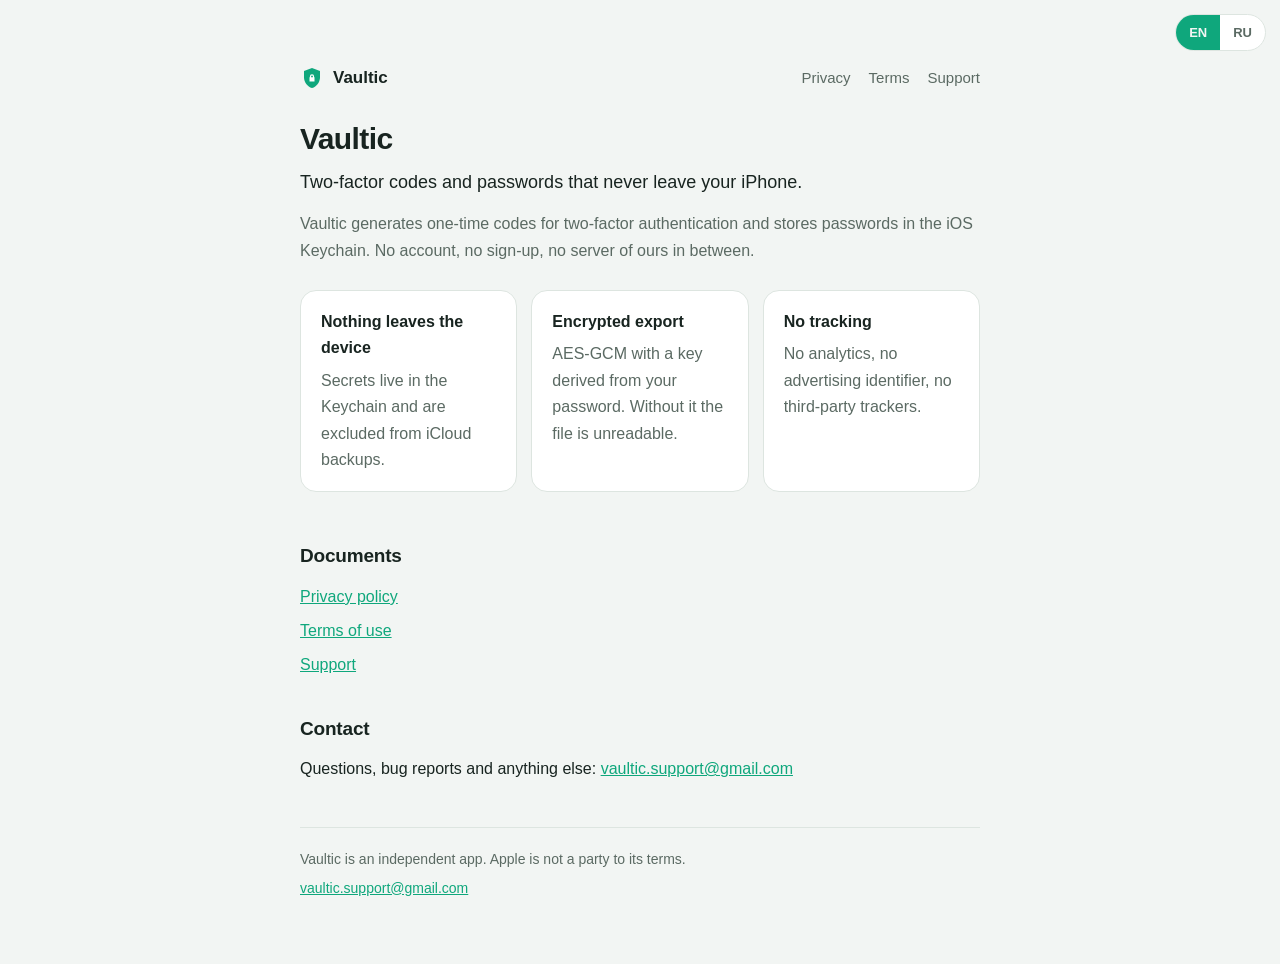
<file: index.html>
<!doctype html>
<html lang="en">
<head>
<meta charset="utf-8">
<meta name="viewport" content="width=device-width, initial-scale=1">
<title>Vaultic</title>
<meta name="description" content="Vaultic — two-factor codes and passwords stored only on your iPhone.">
<meta name="color-scheme" content="light dark">
<link rel="stylesheet" href="style.css">
</head>
<body>
<div class="switch" role="group" aria-label="Language">
  <button type="button" data-lang="en">EN</button><button type="button" data-lang="ru">RU</button>
</div>
<main class="wrap">
<div class="lang lang-en" lang="en">
  <header class="top">
    <a class="brand" href=""><svg class="mark" viewBox="0 0 24 24" aria-hidden="true"><path fill="currentColor" d="M12 2 4 5v6.2c0 4.9 3.4 9.5 8 10.8 4.6-1.3 8-5.9 8-10.8V5l-8-3z"/><path fill="var(--card)" d="M12 8.3a2.1 2.1 0 0 0-2.1 2.1v.9h-.4v4.3h5V11.3h-.4v-.9A2.1 2.1 0 0 0 12 8.3zm0 1.3c.5 0 .9.4.9.8v.9h-1.8v-.9c0-.4.4-.8.9-.8z"/></svg><span>Vaultic</span></a>
    <nav><a href="privacy/">Privacy</a><a href="terms/">Terms</a><a href="support/">Support</a></nav>
  </header>
  <h1>Vaultic</h1>
  <p class="tagline">Two-factor codes and passwords that never leave your iPhone.</p>
  <p class="lead">Vaultic generates one-time codes for two-factor authentication and stores passwords in the iOS Keychain. No account, no sign-up, no server of ours in between.</p>
  <div class="grid">
    <div class="card"><h3>Nothing leaves the device</h3><p>Secrets live in the Keychain and are excluded from iCloud backups.</p></div>
    <div class="card"><h3>Encrypted export</h3><p>AES-GCM with a key derived from your password. Without it the file is unreadable.</p></div>
    <div class="card"><h3>No tracking</h3><p>No analytics, no advertising identifier, no third-party trackers.</p></div>
  </div>
  <h2>Documents</h2>
  <ul class="links">
    <li><a href="privacy/">Privacy policy</a></li>
    <li><a href="terms/">Terms of use</a></li>
    <li><a href="support/">Support</a></li>
  </ul>
  <h2>Contact</h2>
  <p>Questions, bug reports and anything else: <a href="mailto:vaultic.support@gmail.com">vaultic.support@gmail.com</a></p>
  <footer><p>Vaultic is an independent app. Apple is not a party to its terms.</p><p><a href="mailto:vaultic.support@gmail.com">vaultic.support@gmail.com</a></p></footer>
</div>
<div class="lang lang-ru" lang="ru">
  <header class="top">
    <a class="brand" href=""><svg class="mark" viewBox="0 0 24 24" aria-hidden="true"><path fill="currentColor" d="M12 2 4 5v6.2c0 4.9 3.4 9.5 8 10.8 4.6-1.3 8-5.9 8-10.8V5l-8-3z"/><path fill="var(--card)" d="M12 8.3a2.1 2.1 0 0 0-2.1 2.1v.9h-.4v4.3h5V11.3h-.4v-.9A2.1 2.1 0 0 0 12 8.3zm0 1.3c.5 0 .9.4.9.8v.9h-1.8v-.9c0-.4.4-.8.9-.8z"/></svg><span>Vaultic</span></a>
    <nav><a href="privacy/">Приватность</a><a href="terms/">Условия</a><a href="support/">Поддержка</a></nav>
  </header>
  <h1>Vaultic</h1>
  <p class="tagline">Коды двухфакторной аутентификации и пароли, которые не покидают ваш iPhone.</p>
  <p class="lead">Vaultic генерирует одноразовые коды для двухфакторной аутентификации и хранит пароли в Keychain iOS. Без аккаунта, без регистрации и без нашего сервера посередине.</p>
  <div class="grid">
    <div class="card"><h3>Ничего не уходит с устройства</h3><p>Секреты лежат в Keychain и исключены из резервных копий iCloud.</p></div>
    <div class="card"><h3>Зашифрованный экспорт</h3><p>AES-GCM с ключом из вашего пароля. Без пароля файл прочитать нельзя.</p></div>
    <div class="card"><h3>Без отслеживания</h3><p>Ни аналитики, ни рекламного идентификатора, ни сторонних трекеров.</p></div>
  </div>
  <h2>Документы</h2>
  <ul class="links">
    <li><a href="privacy/">Политика приватности</a></li>
    <li><a href="terms/">Условия использования</a></li>
    <li><a href="support/">Поддержка</a></li>
  </ul>
  <h2>Связь</h2>
  <p>Вопросы, сообщения об ошибках и всё остальное: <a href="mailto:vaultic.support@gmail.com">vaultic.support@gmail.com</a></p>
  <footer><p>Vaultic — независимое приложение. Apple не является стороной его условий.</p><p><a href="mailto:vaultic.support@gmail.com">vaultic.support@gmail.com</a></p></footer>
</div>
</main>
<script src="lang.js"></script>
</body>
</html>
</file>
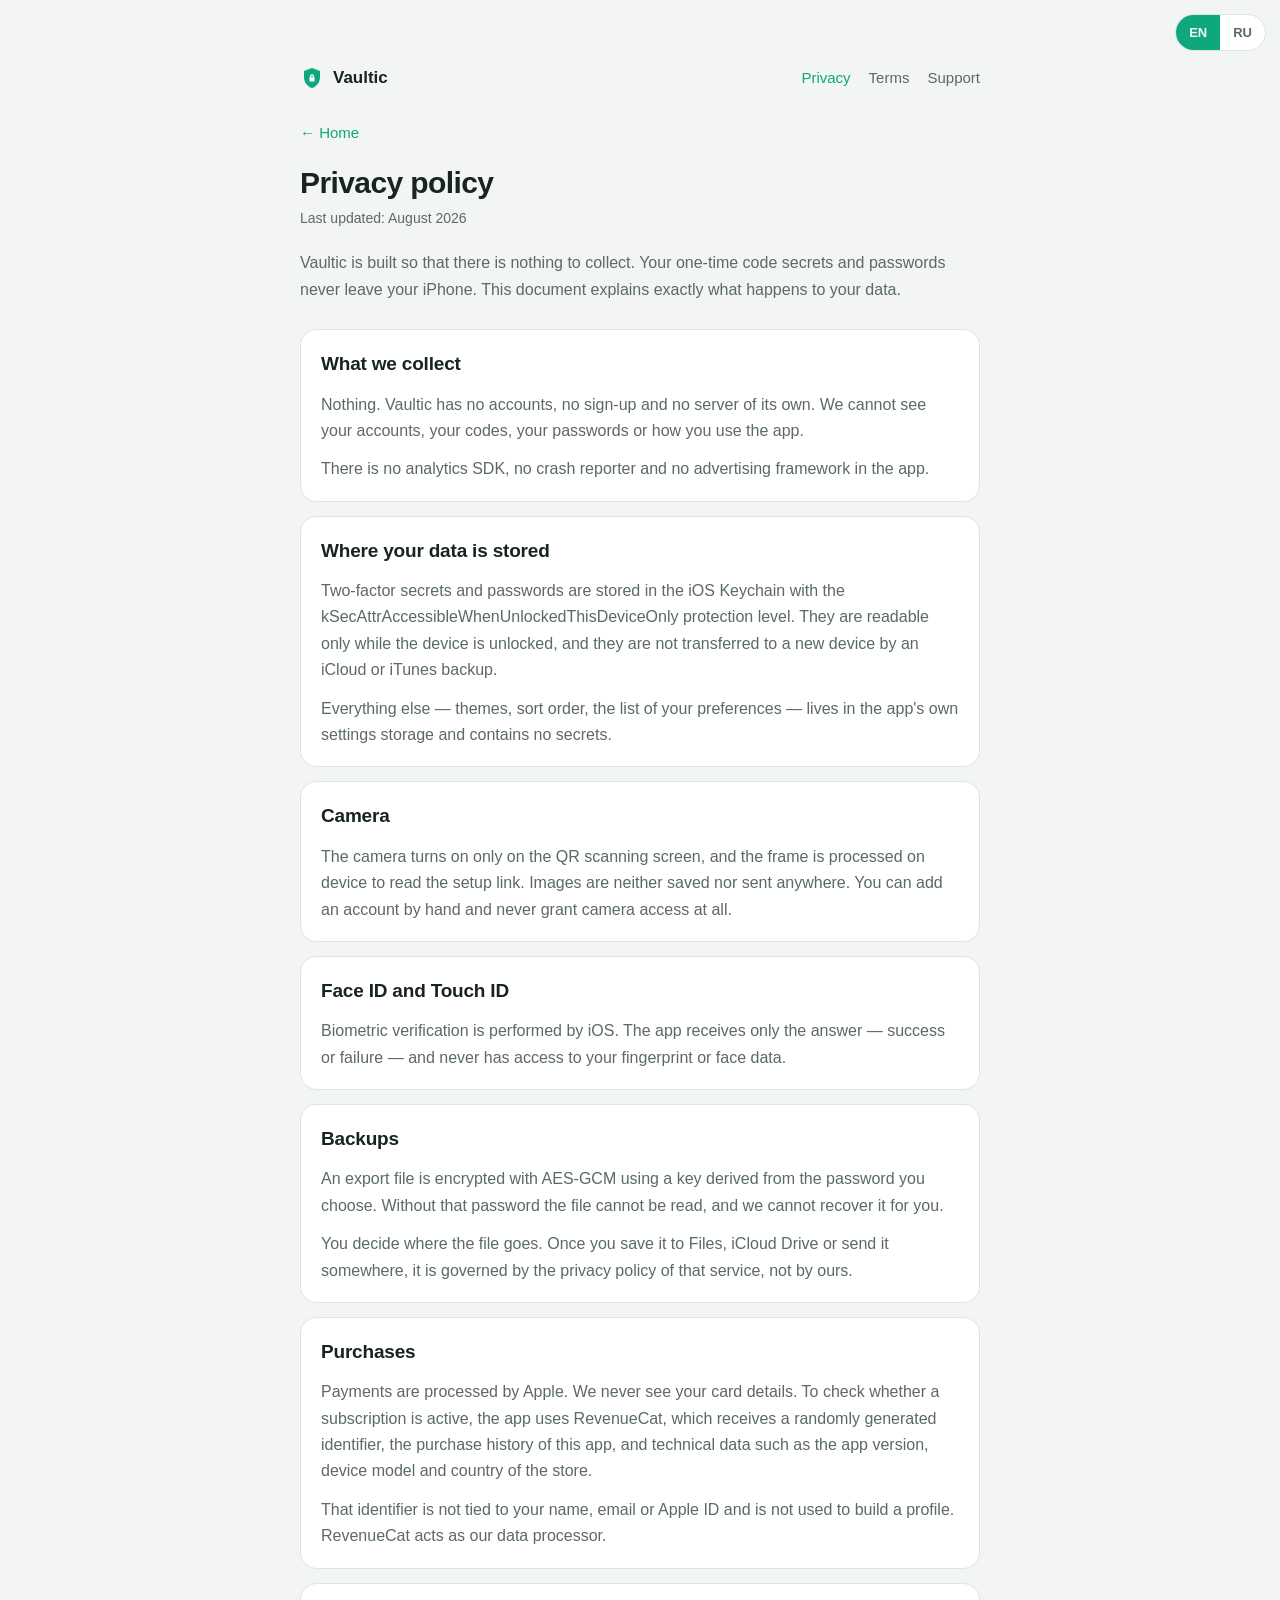
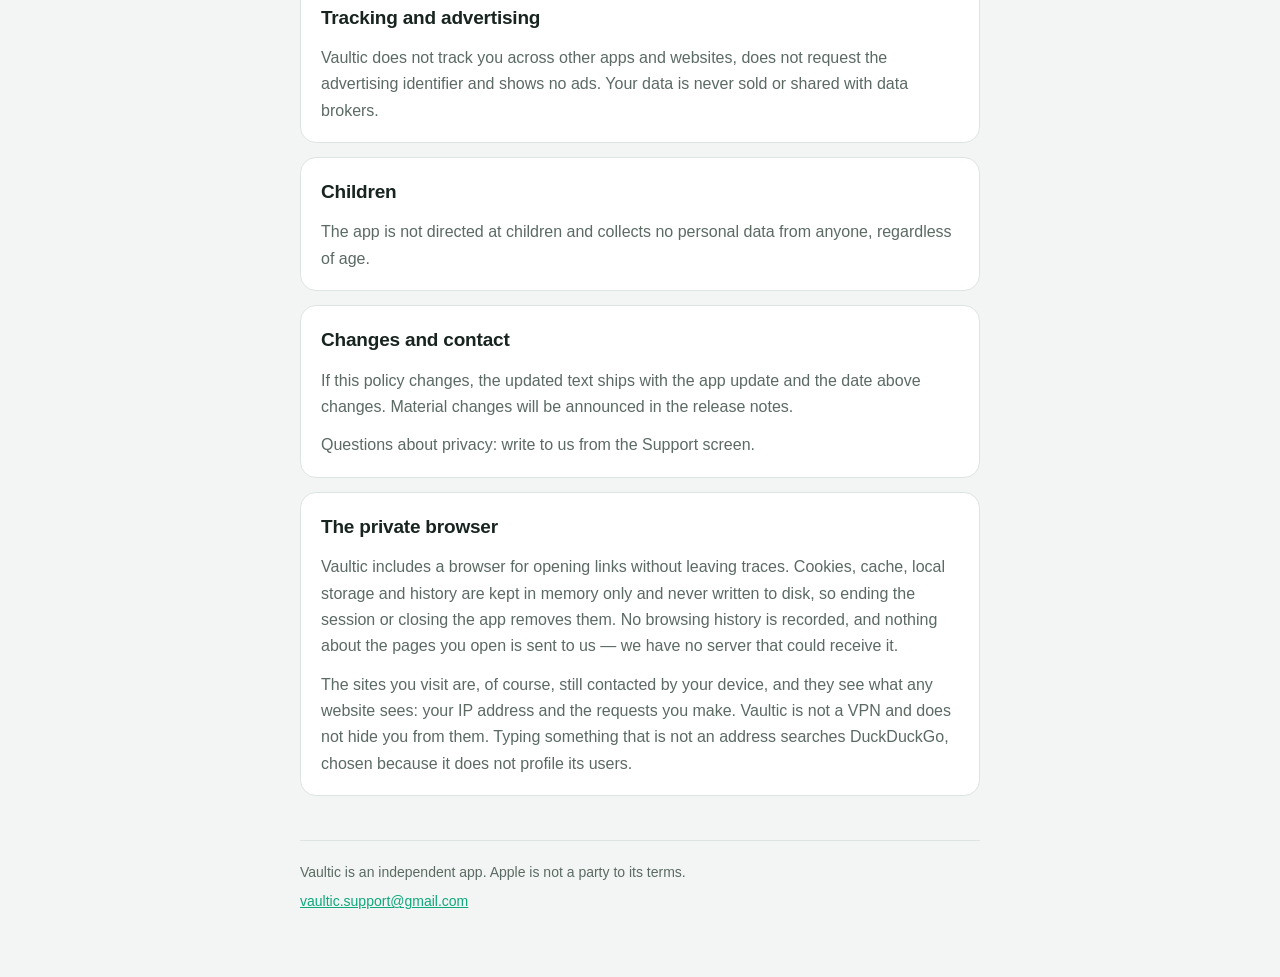
<file: privacy/index.html>
<!doctype html>
<html lang="en">
<head>
<meta charset="utf-8">
<meta name="viewport" content="width=device-width, initial-scale=1">
<title>Privacy policy — Vaultic</title>
<meta name="description" content="Vaultic — two-factor codes and passwords stored only on your iPhone.">
<meta name="color-scheme" content="light dark">
<link rel="stylesheet" href="../style.css">
</head>
<body>
<div class="switch" role="group" aria-label="Language">
  <button type="button" data-lang="en">EN</button><button type="button" data-lang="ru">RU</button>
</div>
<main class="wrap">
<div class="lang lang-en" lang="en">
  <header class="top">
    <a class="brand" href="../"><svg class="mark" viewBox="0 0 24 24" aria-hidden="true"><path fill="currentColor" d="M12 2 4 5v6.2c0 4.9 3.4 9.5 8 10.8 4.6-1.3 8-5.9 8-10.8V5l-8-3z"/><path fill="var(--card)" d="M12 8.3a2.1 2.1 0 0 0-2.1 2.1v.9h-.4v4.3h5V11.3h-.4v-.9A2.1 2.1 0 0 0 12 8.3zm0 1.3c.5 0 .9.4.9.8v.9h-1.8v-.9c0-.4.4-.8.9-.8z"/></svg><span>Vaultic</span></a>
    <nav><a href="../privacy/" class="active">Privacy</a><a href="../terms/">Terms</a><a href="../support/">Support</a></nav>
  </header>
  <a class="back" href="../">← Home</a>
  <h1>Privacy policy</h1>
  <p class="updated">Last updated: August 2026</p>
  <p class="lead">Vaultic is built so that there is nothing to collect. Your one-time code secrets and passwords never leave your iPhone. This document explains exactly what happens to your data.</p>
    <section class="card">
      <h2>What we collect</h2>
      <p>Nothing. Vaultic has no accounts, no sign-up and no server of its own. We cannot see your accounts, your codes, your passwords or how you use the app.</p>
      <p>There is no analytics SDK, no crash reporter and no advertising framework in the app.</p>
    </section>
    <section class="card">
      <h2>Where your data is stored</h2>
      <p>Two-factor secrets and passwords are stored in the iOS Keychain with the kSecAttrAccessibleWhenUnlockedThisDeviceOnly protection level. They are readable only while the device is unlocked, and they are not transferred to a new device by an iCloud or iTunes backup.</p>
      <p>Everything else — themes, sort order, the list of your preferences — lives in the app's own settings storage and contains no secrets.</p>
    </section>
    <section class="card">
      <h2>Camera</h2>
      <p>The camera turns on only on the QR scanning screen, and the frame is processed on device to read the setup link. Images are neither saved nor sent anywhere. You can add an account by hand and never grant camera access at all.</p>
    </section>
    <section class="card">
      <h2>Face ID and Touch ID</h2>
      <p>Biometric verification is performed by iOS. The app receives only the answer — success or failure — and never has access to your fingerprint or face data.</p>
    </section>
    <section class="card">
      <h2>Backups</h2>
      <p>An export file is encrypted with AES-GCM using a key derived from the password you choose. Without that password the file cannot be read, and we cannot recover it for you.</p>
      <p>You decide where the file goes. Once you save it to Files, iCloud Drive or send it somewhere, it is governed by the privacy policy of that service, not by ours.</p>
    </section>
    <section class="card">
      <h2>Purchases</h2>
      <p>Payments are processed by Apple. We never see your card details. To check whether a subscription is active, the app uses RevenueCat, which receives a randomly generated identifier, the purchase history of this app, and technical data such as the app version, device model and country of the store.</p>
      <p>That identifier is not tied to your name, email or Apple ID and is not used to build a profile. RevenueCat acts as our data processor.</p>
    </section>
    <section class="card">
      <h2>Tracking and advertising</h2>
      <p>Vaultic does not track you across other apps and websites, does not request the advertising identifier and shows no ads. Your data is never sold or shared with data brokers.</p>
    </section>
    <section class="card">
      <h2>Children</h2>
      <p>The app is not directed at children and collects no personal data from anyone, regardless of age.</p>
    </section>
    <section class="card">
      <h2>Changes and contact</h2>
      <p>If this policy changes, the updated text ships with the app update and the date above changes. Material changes will be announced in the release notes.</p>
      <p>Questions about privacy: write to us from the Support screen.</p>
    </section>
    <section class="card">
      <h2>The private browser</h2>
      <p>Vaultic includes a browser for opening links without leaving traces. Cookies, cache, local storage and history are kept in memory only and never written to disk, so ending the session or closing the app removes them. No browsing history is recorded, and nothing about the pages you open is sent to us — we have no server that could receive it.</p>
      <p>The sites you visit are, of course, still contacted by your device, and they see what any website sees: your IP address and the requests you make. Vaultic is not a VPN and does not hide you from them. Typing something that is not an address searches DuckDuckGo, chosen because it does not profile its users.</p>
    </section>
  <footer><p>Vaultic is an independent app. Apple is not a party to its terms.</p><p><a href="mailto:vaultic.support@gmail.com">vaultic.support@gmail.com</a></p></footer>
</div>
<div class="lang lang-ru" lang="ru">
  <header class="top">
    <a class="brand" href="../"><svg class="mark" viewBox="0 0 24 24" aria-hidden="true"><path fill="currentColor" d="M12 2 4 5v6.2c0 4.9 3.4 9.5 8 10.8 4.6-1.3 8-5.9 8-10.8V5l-8-3z"/><path fill="var(--card)" d="M12 8.3a2.1 2.1 0 0 0-2.1 2.1v.9h-.4v4.3h5V11.3h-.4v-.9A2.1 2.1 0 0 0 12 8.3zm0 1.3c.5 0 .9.4.9.8v.9h-1.8v-.9c0-.4.4-.8.9-.8z"/></svg><span>Vaultic</span></a>
    <nav><a href="../privacy/" class="active">Приватность</a><a href="../terms/">Условия</a><a href="../support/">Поддержка</a></nav>
  </header>
  <a class="back" href="../">← На главную</a>
  <h1>Политика приватности</h1>
  <p class="updated">Обновлено: август 2026</p>
  <p class="lead">Vaultic устроен так, что собирать нечего. Секреты одноразовых кодов и пароли не покидают ваш iPhone. Здесь подробно описано, что происходит с вашими данными.</p>
    <section class="card">
      <h2>Что мы собираем</h2>
      <p>Ничего. У Vaultic нет аккаунтов, регистрации и собственного сервера. Мы не видим ни ваши аккаунты, ни коды, ни пароли, ни то, как вы пользуетесь приложением.</p>
      <p>В приложении нет ни аналитики, ни сборщика крешей, ни рекламных фреймворков.</p>
    </section>
    <section class="card">
      <h2>Где хранятся данные</h2>
      <p>Секреты двухфакторной аутентификации и пароли лежат в Keychain iOS с уровнем защиты kSecAttrAccessibleWhenUnlockedThisDeviceOnly. Они читаются только на разблокированном устройстве и не переезжают на другой iPhone через резервную копию iCloud или iTunes.</p>
      <p>Всё остальное — тема, порядок сортировки, ваши настройки — хранится в собственном хранилище настроек приложения и не содержит секретов.</p>
    </section>
    <section class="card">
      <h2>Камера</h2>
      <p>Камера включается только на экране сканирования QR, и кадр обрабатывается на устройстве, чтобы прочитать ссылку настройки. Изображения не сохраняются и никуда не отправляются. Аккаунт можно добавить вручную и вовсе не давать доступ к камере.</p>
    </section>
    <section class="card">
      <h2>Face ID и Touch ID</h2>
      <p>Биометрическую проверку выполняет iOS. Приложение получает только ответ — удачно или нет — и никогда не имеет доступа к данным вашего лица или отпечатка.</p>
    </section>
    <section class="card">
      <h2>Резервные копии</h2>
      <p>Файл экспорта шифруется алгоритмом AES-GCM ключом, выведенным из выбранного вами пароля. Без этого пароля файл прочитать нельзя, и мы не сможем его восстановить.</p>
      <p>Куда попадёт файл, решаете вы. Как только вы сохранили его в «Файлы», iCloud Drive или отправили куда-то, он подчиняется политике приватности того сервиса, а не нашей.</p>
    </section>
    <section class="card">
      <h2>Покупки</h2>
      <p>Платежи обрабатывает Apple. Данные вашей карты мы не видим никогда. Чтобы проверить, активна ли подписка, приложение обращается к RevenueCat, который получает случайно сгенерированный идентификатор, историю покупок этого приложения и технические данные: версию приложения, модель устройства и страну магазина.</p>
      <p>Этот идентификатор не связан с вашим именем, почтой или Apple ID и не используется для построения профиля. RevenueCat выступает нашим обработчиком данных.</p>
    </section>
    <section class="card">
      <h2>Отслеживание и реклама</h2>
      <p>Vaultic не отслеживает вас в других приложениях и на сайтах, не запрашивает рекламный идентификатор и не показывает рекламу. Ваши данные не продаются и не передаются брокерам данных.</p>
    </section>
    <section class="card">
      <h2>Дети</h2>
      <p>Приложение не адресовано детям и не собирает персональные данные ни у кого — независимо от возраста.</p>
    </section>
    <section class="card">
      <h2>Изменения и связь</h2>
      <p>Если политика изменится, обновлённый текст приедет вместе с обновлением приложения, а дата наверху поменяется. О существенных изменениях мы напишем в описании версии.</p>
      <p>Вопросы о приватности — напишите нам с экрана «Поддержка».</p>
    </section>
    <section class="card">
      <h2>Приватный браузер</h2>
      <p>В Vaultic встроен браузер, чтобы открывать ссылки, не оставляя следов. Куки, кэш, локальное хранилище и история живут только в памяти и на диск не пишутся: завершение сессии или закрытие приложения стирает их. История посещений не ведётся, и о страницах, которые вы открываете, нам не сообщается ничего — у нас нет сервера, который мог бы это принять.</p>
      <p>Сами сайты, разумеется, по-прежнему получают запросы с вашего устройства и видят то же, что видит любой сайт: ваш IP-адрес и содержание запросов. Vaultic не VPN и от них вас не скрывает. Если ввести не адрес, а текст, поиск уйдёт в DuckDuckGo — он выбран потому, что не строит профили пользователей.</p>
    </section>
  <footer><p>Vaultic — независимое приложение. Apple не является стороной его условий.</p><p><a href="mailto:vaultic.support@gmail.com">vaultic.support@gmail.com</a></p></footer>
</div>
</main>
<script src="../lang.js"></script>
</body>
</html>
</file>
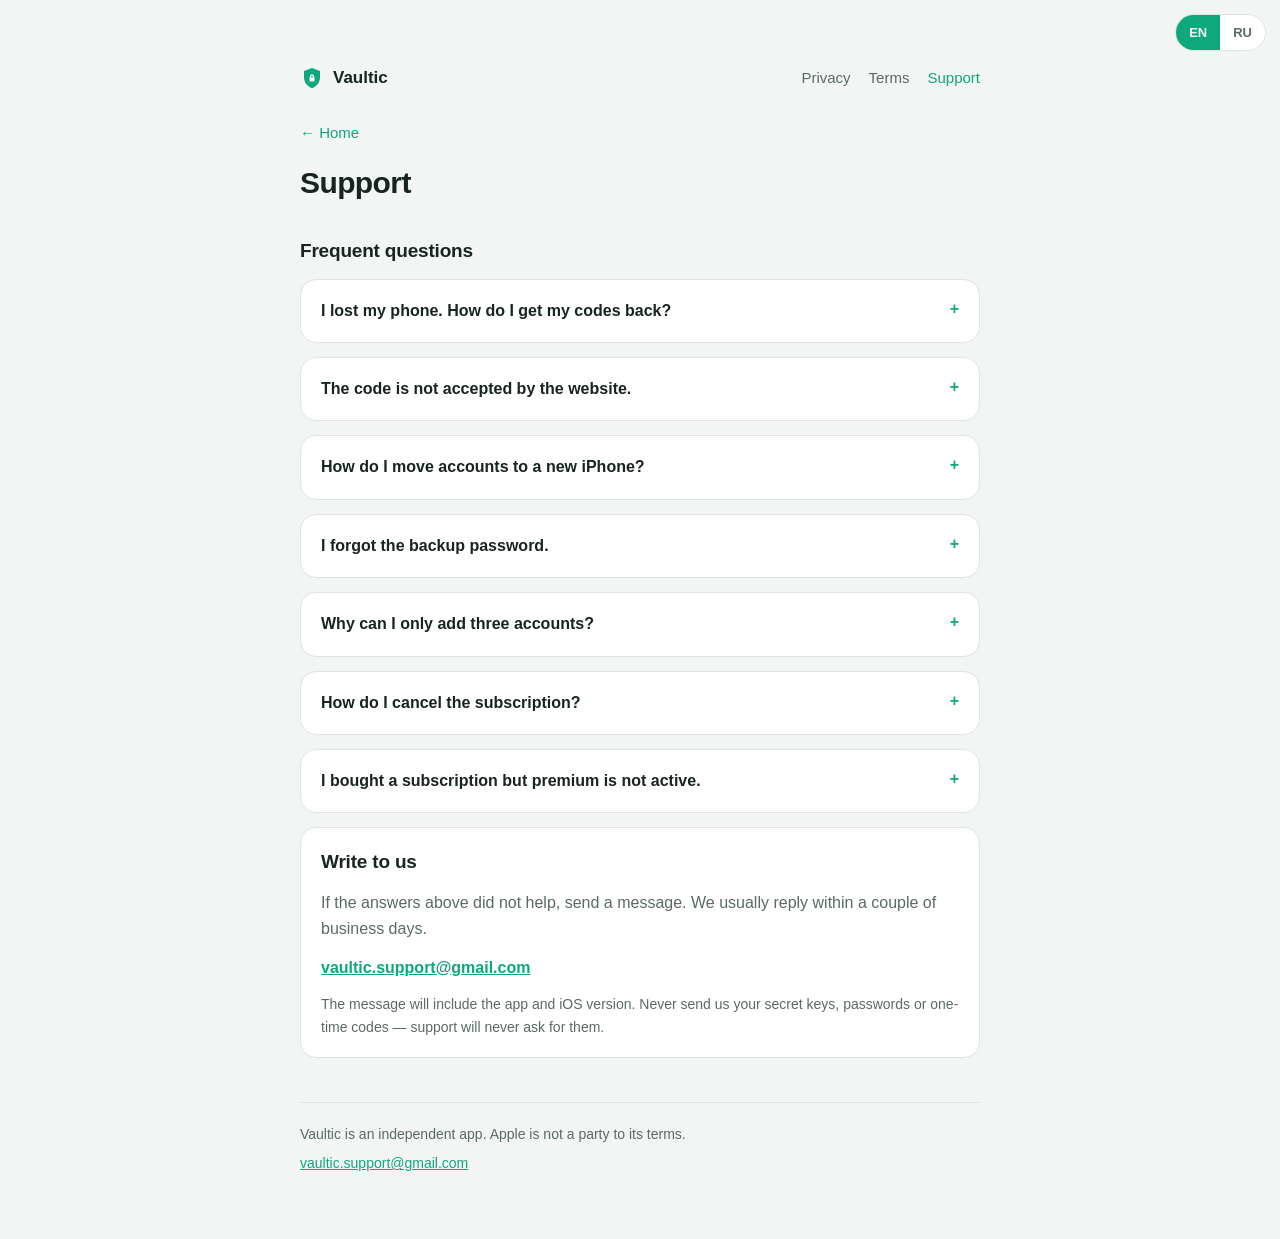
<file: support/index.html>
<!doctype html>
<html lang="en">
<head>
<meta charset="utf-8">
<meta name="viewport" content="width=device-width, initial-scale=1">
<title>Support — Vaultic</title>
<meta name="description" content="Vaultic — two-factor codes and passwords stored only on your iPhone.">
<meta name="color-scheme" content="light dark">
<link rel="stylesheet" href="../style.css">
</head>
<body>
<div class="switch" role="group" aria-label="Language">
  <button type="button" data-lang="en">EN</button><button type="button" data-lang="ru">RU</button>
</div>
<main class="wrap">
<div class="lang lang-en" lang="en">
  <header class="top">
    <a class="brand" href="../"><svg class="mark" viewBox="0 0 24 24" aria-hidden="true"><path fill="currentColor" d="M12 2 4 5v6.2c0 4.9 3.4 9.5 8 10.8 4.6-1.3 8-5.9 8-10.8V5l-8-3z"/><path fill="var(--card)" d="M12 8.3a2.1 2.1 0 0 0-2.1 2.1v.9h-.4v4.3h5V11.3h-.4v-.9A2.1 2.1 0 0 0 12 8.3zm0 1.3c.5 0 .9.4.9.8v.9h-1.8v-.9c0-.4.4-.8.9-.8z"/></svg><span>Vaultic</span></a>
    <nav><a href="../privacy/">Privacy</a><a href="../terms/">Terms</a><a href="../support/" class="active">Support</a></nav>
  </header>
  <a class="back" href="../">← Home</a>
  <h1>Support</h1>
  <h2>Frequent questions</h2>
    <details class="card">
      <summary>I lost my phone. How do I get my codes back?</summary>
      <p>Only from a backup you made in advance, or from the recovery codes the service itself gave you. Vaultic keeps secrets on the device alone and has no copy on any server, so there is no way for us to restore them.</p>
    </details>
    <details class="card">
      <summary>The code is not accepted by the website.</summary>
      <p>Almost always this is clock drift. Check that date and time on the iPhone are set automatically: Settings → General → Date &amp; Time → Set Automatically. A one-time code is computed from the current time, and a difference of half a minute is enough to break it.</p>
    </details>
    <details class="card">
      <summary>How do I move accounts to a new iPhone?</summary>
      <p>Make an encrypted backup on the old device (Settings → Export), transfer the file, and import it on the new one with the same password. Secrets are deliberately excluded from iCloud backups, so they will not travel on their own.</p>
    </details>
    <details class="card">
      <summary>I forgot the backup password.</summary>
      <p>The file cannot be decrypted without it. The password is not stored anywhere and is not sent to us — that is exactly why an intercepted file is useless to anyone else.</p>
    </details>
    <details class="card">
      <summary>Why can I only add three accounts?</summary>
      <p>That is the free limit. A subscription removes it. Importing from a backup is never limited: your own data must always come back, even without a subscription.</p>
    </details>
    <details class="card">
      <summary>How do I cancel the subscription?</summary>
      <p>In App Store settings on your device: your name → Subscriptions → Vaultic. The cancellation must happen at least 24 hours before the period ends. Deleting the app on its own does not cancel it.</p>
    </details>
    <details class="card">
      <summary>I bought a subscription but premium is not active.</summary>
      <p>Tap “Restore purchases” on the subscription screen and make sure you are signed in with the same Apple ID that made the purchase. If it does not help, write to us.</p>
    </details>
    <section class="card">
      <h2>Write to us</h2>
      <p>If the answers above did not help, send a message. We usually reply within a couple of business days.</p>
      <p><a class="mail" href="mailto:vaultic.support@gmail.com">vaultic.support@gmail.com</a></p>
      <p class="note">The message will include the app and iOS version. Never send us your secret keys, passwords or one-time codes — support will never ask for them.</p>
    </section>
  <footer><p>Vaultic is an independent app. Apple is not a party to its terms.</p><p><a href="mailto:vaultic.support@gmail.com">vaultic.support@gmail.com</a></p></footer>
</div>
<div class="lang lang-ru" lang="ru">
  <header class="top">
    <a class="brand" href="../"><svg class="mark" viewBox="0 0 24 24" aria-hidden="true"><path fill="currentColor" d="M12 2 4 5v6.2c0 4.9 3.4 9.5 8 10.8 4.6-1.3 8-5.9 8-10.8V5l-8-3z"/><path fill="var(--card)" d="M12 8.3a2.1 2.1 0 0 0-2.1 2.1v.9h-.4v4.3h5V11.3h-.4v-.9A2.1 2.1 0 0 0 12 8.3zm0 1.3c.5 0 .9.4.9.8v.9h-1.8v-.9c0-.4.4-.8.9-.8z"/></svg><span>Vaultic</span></a>
    <nav><a href="../privacy/">Приватность</a><a href="../terms/">Условия</a><a href="../support/" class="active">Поддержка</a></nav>
  </header>
  <a class="back" href="../">← На главную</a>
  <h1>Поддержка</h1>
  <h2>Частые вопросы</h2>
    <details class="card">
      <summary>Потерял телефон. Как вернуть коды?</summary>
      <p>Только из резервной копии, сделанной заранее, или по кодам восстановления, которые выдал сам сервис. Vaultic хранит секреты исключительно на устройстве и не держит копию ни на каком сервере, поэтому у нас нет способа их восстановить.</p>
    </details>
    <details class="card">
      <summary>Код не принимается сайтом.</summary>
      <p>Почти всегда дело в расхождении часов. Проверьте, что дата и время на iPhone выставляются автоматически: «Настройки» → «Основные» → «Дата и время» → «Автоматически». Одноразовый код считается от текущего времени, и разницы в полминуты уже достаточно.</p>
    </details>
    <details class="card">
      <summary>Как перенести аккаунты на новый iPhone?</summary>
      <p>Сделайте зашифрованную копию на старом устройстве («Настройки» → «Экспорт»), перенесите файл и импортируйте его на новом с тем же паролем. Секреты намеренно исключены из резервных копий iCloud, поэтому сами они не переедут.</p>
    </details>
    <details class="card">
      <summary>Забыл пароль от резервной копии.</summary>
      <p>Без него файл расшифровать нельзя. Пароль нигде не хранится и нам не передаётся — именно поэтому перехваченный файл бесполезен для постороннего.</p>
    </details>
    <details class="card">
      <summary>Почему можно добавить только три аккаунта?</summary>
      <p>Это бесплатный лимит. Подписка его снимает. Импорт из резервной копии не ограничен никогда: свои собственные данные должны возвращаться даже без подписки.</p>
    </details>
    <details class="card">
      <summary>Как отменить подписку?</summary>
      <p>В настройках App Store на устройстве: ваше имя → «Подписки» → Vaultic. Отменить нужно не позднее чем за 24 часа до конца периода. Само по себе удаление приложения подписку не отменяет.</p>
    </details>
    <details class="card">
      <summary>Купил подписку, но премиум не активен.</summary>
      <p>Нажмите «Восстановить покупки» на экране подписки и убедитесь, что вошли под тем же Apple ID, с которого была покупка. Если не помогло — напишите нам.</p>
    </details>
    <section class="card">
      <h2>Написать нам</h2>
      <p>Если ответы выше не помогли, напишите нам. Обычно отвечаем в течение пары рабочих дней.</p>
      <p><a class="mail" href="mailto:vaultic.support@gmail.com">vaultic.support@gmail.com</a></p>
      <p class="note">В письмо подставятся версия приложения и версия iOS. Никогда не присылайте нам секретные ключи, пароли и одноразовые коды — поддержка их не запрашивает.</p>
    </section>
  <footer><p>Vaultic — независимое приложение. Apple не является стороной его условий.</p><p><a href="mailto:vaultic.support@gmail.com">vaultic.support@gmail.com</a></p></footer>
</div>
</main>
<script src="../lang.js"></script>
</body>
</html>
</file>
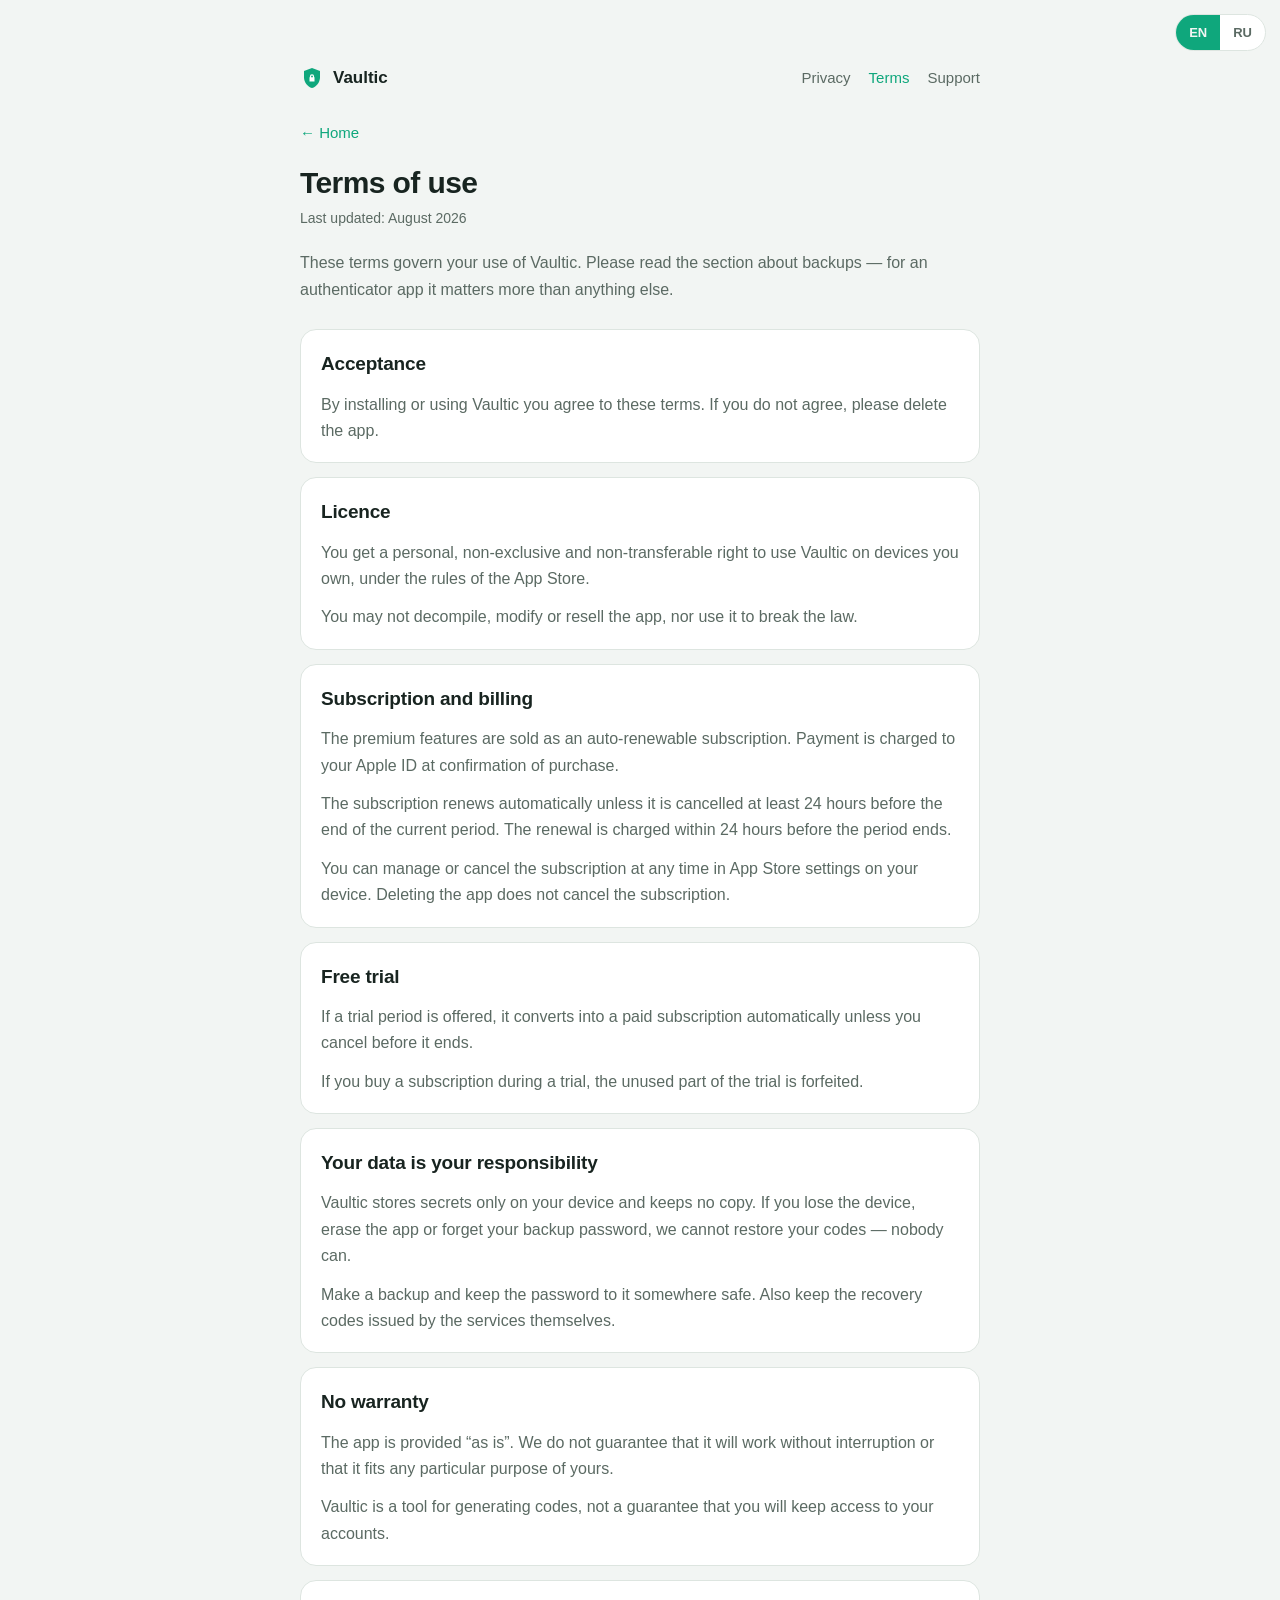
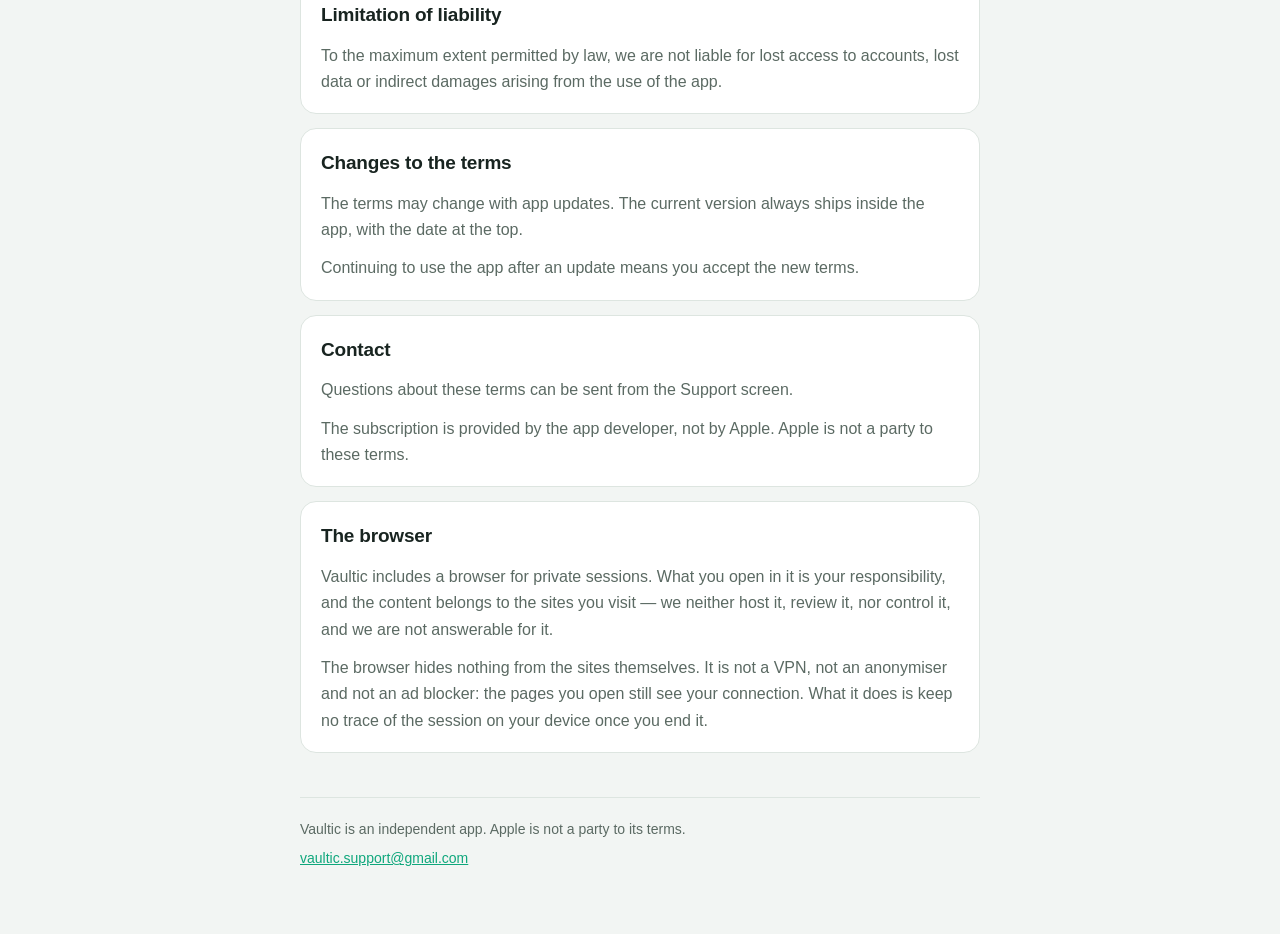
<file: terms/index.html>
<!doctype html>
<html lang="en">
<head>
<meta charset="utf-8">
<meta name="viewport" content="width=device-width, initial-scale=1">
<title>Terms of use — Vaultic</title>
<meta name="description" content="Vaultic — two-factor codes and passwords stored only on your iPhone.">
<meta name="color-scheme" content="light dark">
<link rel="stylesheet" href="../style.css">
</head>
<body>
<div class="switch" role="group" aria-label="Language">
  <button type="button" data-lang="en">EN</button><button type="button" data-lang="ru">RU</button>
</div>
<main class="wrap">
<div class="lang lang-en" lang="en">
  <header class="top">
    <a class="brand" href="../"><svg class="mark" viewBox="0 0 24 24" aria-hidden="true"><path fill="currentColor" d="M12 2 4 5v6.2c0 4.9 3.4 9.5 8 10.8 4.6-1.3 8-5.9 8-10.8V5l-8-3z"/><path fill="var(--card)" d="M12 8.3a2.1 2.1 0 0 0-2.1 2.1v.9h-.4v4.3h5V11.3h-.4v-.9A2.1 2.1 0 0 0 12 8.3zm0 1.3c.5 0 .9.4.9.8v.9h-1.8v-.9c0-.4.4-.8.9-.8z"/></svg><span>Vaultic</span></a>
    <nav><a href="../privacy/">Privacy</a><a href="../terms/" class="active">Terms</a><a href="../support/">Support</a></nav>
  </header>
  <a class="back" href="../">← Home</a>
  <h1>Terms of use</h1>
  <p class="updated">Last updated: August 2026</p>
  <p class="lead">These terms govern your use of Vaultic. Please read the section about backups — for an authenticator app it matters more than anything else.</p>
    <section class="card">
      <h2>Acceptance</h2>
      <p>By installing or using Vaultic you agree to these terms. If you do not agree, please delete the app.</p>
    </section>
    <section class="card">
      <h2>Licence</h2>
      <p>You get a personal, non-exclusive and non-transferable right to use Vaultic on devices you own, under the rules of the App Store.</p>
      <p>You may not decompile, modify or resell the app, nor use it to break the law.</p>
    </section>
    <section class="card">
      <h2>Subscription and billing</h2>
      <p>The premium features are sold as an auto-renewable subscription. Payment is charged to your Apple ID at confirmation of purchase.</p>
      <p>The subscription renews automatically unless it is cancelled at least 24 hours before the end of the current period. The renewal is charged within 24 hours before the period ends.</p>
      <p>You can manage or cancel the subscription at any time in App Store settings on your device. Deleting the app does not cancel the subscription.</p>
    </section>
    <section class="card">
      <h2>Free trial</h2>
      <p>If a trial period is offered, it converts into a paid subscription automatically unless you cancel before it ends.</p>
      <p>If you buy a subscription during a trial, the unused part of the trial is forfeited.</p>
    </section>
    <section class="card">
      <h2>Your data is your responsibility</h2>
      <p>Vaultic stores secrets only on your device and keeps no copy. If you lose the device, erase the app or forget your backup password, we cannot restore your codes — nobody can.</p>
      <p>Make a backup and keep the password to it somewhere safe. Also keep the recovery codes issued by the services themselves.</p>
    </section>
    <section class="card">
      <h2>No warranty</h2>
      <p>The app is provided “as is”. We do not guarantee that it will work without interruption or that it fits any particular purpose of yours.</p>
      <p>Vaultic is a tool for generating codes, not a guarantee that you will keep access to your accounts.</p>
    </section>
    <section class="card">
      <h2>Limitation of liability</h2>
      <p>To the maximum extent permitted by law, we are not liable for lost access to accounts, lost data or indirect damages arising from the use of the app.</p>
    </section>
    <section class="card">
      <h2>Changes to the terms</h2>
      <p>The terms may change with app updates. The current version always ships inside the app, with the date at the top.</p>
      <p>Continuing to use the app after an update means you accept the new terms.</p>
    </section>
    <section class="card">
      <h2>Contact</h2>
      <p>Questions about these terms can be sent from the Support screen.</p>
      <p>The subscription is provided by the app developer, not by Apple. Apple is not a party to these terms.</p>
    </section>
    <section class="card">
      <h2>The browser</h2>
      <p>Vaultic includes a browser for private sessions. What you open in it is your responsibility, and the content belongs to the sites you visit — we neither host it, review it, nor control it, and we are not answerable for it.</p>
      <p>The browser hides nothing from the sites themselves. It is not a VPN, not an anonymiser and not an ad blocker: the pages you open still see your connection. What it does is keep no trace of the session on your device once you end it.</p>
    </section>
  <footer><p>Vaultic is an independent app. Apple is not a party to its terms.</p><p><a href="mailto:vaultic.support@gmail.com">vaultic.support@gmail.com</a></p></footer>
</div>
<div class="lang lang-ru" lang="ru">
  <header class="top">
    <a class="brand" href="../"><svg class="mark" viewBox="0 0 24 24" aria-hidden="true"><path fill="currentColor" d="M12 2 4 5v6.2c0 4.9 3.4 9.5 8 10.8 4.6-1.3 8-5.9 8-10.8V5l-8-3z"/><path fill="var(--card)" d="M12 8.3a2.1 2.1 0 0 0-2.1 2.1v.9h-.4v4.3h5V11.3h-.4v-.9A2.1 2.1 0 0 0 12 8.3zm0 1.3c.5 0 .9.4.9.8v.9h-1.8v-.9c0-.4.4-.8.9-.8z"/></svg><span>Vaultic</span></a>
    <nav><a href="../privacy/">Приватность</a><a href="../terms/" class="active">Условия</a><a href="../support/">Поддержка</a></nav>
  </header>
  <a class="back" href="../">← На главную</a>
  <h1>Условия использования</h1>
  <p class="updated">Обновлено: август 2026</p>
  <p class="lead">Эти условия описывают, как пользоваться Vaultic. Обязательно прочитайте раздел о резервных копиях — для приложения-аутентификатора он важнее всего остального.</p>
    <section class="card">
      <h2>Принятие условий</h2>
      <p>Устанавливая или используя Vaultic, вы соглашаетесь с этими условиями. Если вы не согласны, удалите приложение.</p>
    </section>
    <section class="card">
      <h2>Лицензия</h2>
      <p>Вы получаете личное, неисключительное и непередаваемое право пользоваться Vaultic на своих устройствах по правилам App Store.</p>
      <p>Нельзя декомпилировать, изменять и перепродавать приложение, а также использовать его для нарушения закона.</p>
    </section>
    <section class="card">
      <h2>Подписка и оплата</h2>
      <p>Премиум-возможности продаются по автопродлеваемой подписке. Оплата списывается с вашего Apple ID при подтверждении покупки.</p>
      <p>Подписка продлевается автоматически, если её не отменить не позднее чем за 24 часа до конца текущего периода. Списание за продление проходит в последние 24 часа периода.</p>
      <p>Управлять подпиской и отменить её можно в любой момент в настройках App Store на устройстве. Удаление приложения подписку не отменяет.</p>
    </section>
    <section class="card">
      <h2>Пробный период</h2>
      <p>Если пробный период предложен, по его окончании он автоматически переходит в платную подписку — при условии, что вы не отменили её заранее.</p>
      <p>Если купить подписку во время пробного периода, неиспользованная часть пробного периода сгорает.</p>
    </section>
    <section class="card">
      <h2>Ваши данные — ваша ответственность</h2>
      <p>Vaultic хранит секреты только на вашем устройстве и не держит копию. Если вы потеряете устройство, сотрёте приложение или забудете пароль от резервной копии, восстановить коды не сможем ни мы, ни кто-либо ещё.</p>
      <p>Сделайте резервную копию и сохраните пароль от неё в надёжном месте. И храните коды восстановления, которые выдают сами сервисы.</p>
    </section>
    <section class="card">
      <h2>Отсутствие гарантий</h2>
      <p>Приложение предоставляется «как есть». Мы не гарантируем работу без перебоев и пригодность для какой-то вашей конкретной задачи.</p>
      <p>Vaultic — инструмент для генерации кодов, а не гарантия сохранения доступа к вашим аккаунтам.</p>
    </section>
    <section class="card">
      <h2>Ограничение ответственности</h2>
      <p>В максимальных пределах, допустимых законом, мы не отвечаем за утрату доступа к аккаунтам, потерю данных и косвенные убытки, возникшие при использовании приложения.</p>
    </section>
    <section class="card">
      <h2>Изменение условий</h2>
      <p>Условия могут меняться вместе с обновлениями приложения. Актуальная версия всегда лежит внутри приложения, дата — наверху.</p>
      <p>Продолжая пользоваться приложением после обновления, вы принимаете новые условия.</p>
    </section>
    <section class="card">
      <h2>Связь</h2>
      <p>Вопросы по условиям можно отправить с экрана «Поддержка».</p>
      <p>Подписку предоставляет разработчик приложения, а не Apple. Apple не является стороной этих условий.</p>
    </section>
    <section class="card">
      <h2>Браузер</h2>
      <p>В Vaultic встроен браузер для приватных сессий. Что вы в нём открываете — ваша ответственность, а содержимое принадлежит посещаемым сайтам: мы его не размещаем, не проверяем и не контролируем, и за него не отвечаем.</p>
      <p>От самих сайтов браузер вас не скрывает. Это не VPN, не анонимайзер и не блокировщик рекламы: открытые страницы по-прежнему видят ваше соединение. Он делает другое — не оставляет следов сессии на устройстве после её завершения.</p>
    </section>
  <footer><p>Vaultic — независимое приложение. Apple не является стороной его условий.</p><p><a href="mailto:vaultic.support@gmail.com">vaultic.support@gmail.com</a></p></footer>
</div>
</main>
<script src="../lang.js"></script>
</body>
</html>
</file>
<file: style.css>
/* Палитра повторяет DesignSystem/Theme.swift приложения. */
:root {
  --bg: #f2f5f3;
  --card: #ffffff;
  --text: #182420;
  --muted: #5b6a63;
  --border: #dde5e0;
  --accent: #0fa77c;
}
@media (prefers-color-scheme: dark) {
  :root {
    --bg: #101614;
    --card: #18211d;
    --text: #e6efe9;
    --muted: #8fa198;
    --border: #26332d;
    --accent: #2dd9a5;
  }
}
* { box-sizing: border-box; }
body {
  margin: 0;
  background: var(--bg);
  color: var(--text);
  font: 16px/1.65 -apple-system, BlinkMacSystemFont, "Segoe UI", Roboto, Helvetica, Arial, sans-serif;
  -webkit-text-size-adjust: 100%;
}
/* Верхний отступ оставляет место переключателю языка: он зафиксирован
   в правом верхнем углу и иначе наезжает на навигацию. */
.wrap { max-width: 720px; margin: 0 auto; padding: 64px 20px 64px; }
.lang { display: none; }
body.en .lang-en, body.ru .lang-ru { display: block; }

.top {
  display: flex; align-items: center; justify-content: space-between;
  gap: 16px; flex-wrap: wrap; padding: 0 0 28px;
}
.brand {
  display: inline-flex; align-items: center; gap: 9px;
  font-weight: 700; font-size: 17px; color: var(--text); text-decoration: none;
}
.mark { width: 24px; height: 24px; color: var(--accent); flex: none; }
nav { display: flex; gap: 18px; flex-wrap: wrap; }
nav a { color: var(--muted); text-decoration: none; font-size: 15px; }
nav a:hover, nav a.active { color: var(--accent); }

h1 { font-size: 30px; line-height: 1.25; margin: 0 0 10px; letter-spacing: -0.02em; }
h2 { font-size: 19px; margin: 34px 0 12px; letter-spacing: -0.01em; }
h3 { font-size: 16px; margin: 0 0 6px; }
p { margin: 0 0 12px; }
p:last-child { margin-bottom: 0; }
.tagline { font-size: 18px; color: var(--text); margin-bottom: 14px; }
.lead { color: var(--muted); margin-bottom: 26px; }
.updated { color: var(--muted); font-size: 14px; margin: -4px 0 20px; }

.card {
  background: var(--card);
  border: 1px solid var(--border);
  border-radius: 16px;
  padding: 18px 20px;
  margin: 0 0 14px;
}
.card h2 { margin-top: 0; }
.card p { color: var(--muted); }
.grid { display: grid; gap: 14px; grid-template-columns: 1fr; margin-bottom: 8px; }
@media (min-width: 640px) { .grid { grid-template-columns: repeat(3, 1fr); } }

details.card > summary {
  cursor: pointer; font-weight: 600; list-style: none;
  display: flex; justify-content: space-between; gap: 12px; align-items: flex-start;
}
details.card > summary::-webkit-details-marker { display: none; }
details.card > summary::after {
  content: "+"; color: var(--accent); font-weight: 700; flex: none; line-height: 1.4;
}
details.card[open] > summary::after { content: "–"; }
details.card > p { margin-top: 12px; color: var(--muted); }

.links { list-style: none; padding: 0; margin: 0; }
.links li { margin-bottom: 8px; }
a { color: var(--accent); }
.back { display: inline-block; margin-bottom: 18px; text-decoration: none; font-size: 15px; }
.mail { font-weight: 600; }
.note { font-size: 14px; color: var(--muted); }

.switch {
  position: fixed; top: 14px; right: 14px; z-index: 10;
  display: flex; border: 1px solid var(--border); border-radius: 999px;
  overflow: hidden; background: var(--card);
}
.switch button {
  appearance: none; border: 0; background: transparent; color: var(--muted);
  font: inherit; font-size: 13px; font-weight: 600;
  padding: 7px 13px; cursor: pointer; min-width: 44px;
}
.switch button[aria-pressed="true"] { background: var(--accent); color: var(--bg); }

footer {
  margin-top: 44px; padding-top: 20px; border-top: 1px solid var(--border);
  color: var(--muted); font-size: 14px;
}
footer p { margin-bottom: 6px; }
</file>
